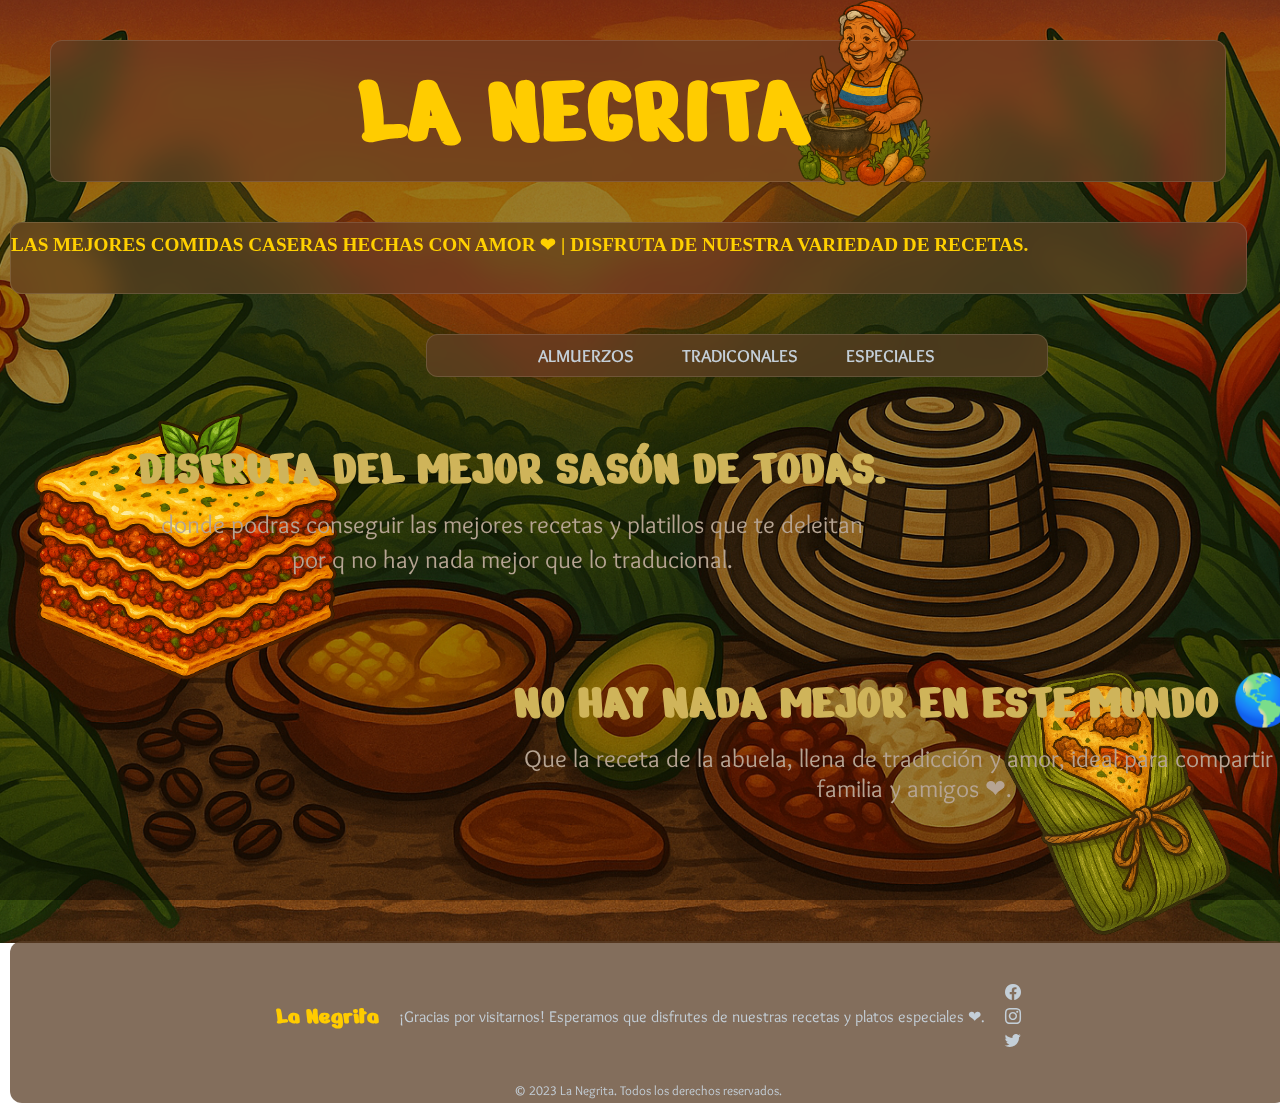
<file: src/index.html>
<!DOCTYPE html>
<html lang="es">
<head>
    <meta charset="UTF-8">
    <meta name="viewport" content="width=device-width, initial-scale=1.0">
    <title>La negrita</title>
    <!--icono-->
    <link rel="icon" href="/src/recursos/lanegri.ico" type="image/png">
    <!--estilos-->
    <link rel="stylesheet" href="css/estilol.css">
    <!--icons-->
    <link rel="stylesheet" href="https://cdn.jsdelivr.net/npm/bootstrap-icons@1.13.1/font/bootstrap-icons.min.css">
    <!--fonts-->
    <link rel="preconnect" href="https://fonts.googleapis.com">
    <link rel="preconnect" href="https://fonts.gstatic.com" crossorigin>
    <link href="https://fonts.googleapis.com/css2?family=Nerko+One&family=Overlock:ital,wght@0,400;0,700;0,900;1,400;1,700;1,900&display=swap" rel="stylesheet">
</head>
<body>
<!--ENCABEZADO-->
      <div class="encabezado">
    <div class="en-center">
       <a href="/src/index.html">
        <h1>LA NEGRITA</h1>
      </a>
    </div>
    <div class="negri-container">
      <div class="negri-wrapper">
        <img class="negri" src="/src/recursos/lanegri.png" alt="negri">
      </div>
    </div>
  </div>
        <div class="marquee-container">
          <div class="marquee">
           LAS MEJORES COMIDAS CASERAS HECHAS CON AMOR ❤ | DISFRUTA DE NUESTRA VARIEDAD DE RECETAS.
          </div>
        </div>
    </div>

<!--MENU-->
  <nav>
    <div class="navbar">
      <a href="/src/almuerzos.html">ALMUERZOS</a>
      <a href="/src/tradicionales.html">TRADICONALES</a>
      <a href="/src/especiales.html">ESPECIALES</a>
    </div>
  </nav>

<!--RELLENO-->

<img class="img-l" src="/src/recursos/lasaña.png" alt="img-l">
      <div class="inicio">
        <h1>DISFRUTA DEL MEJOR SASÓN DE TODAS.</h1>
        <P>donde podras conseguir las mejores recetas y platillos que te deleitan</P>
        <p>por q no hay nada mejor que lo traducional.</p>
      </div>

      <img class="tamal-img" src="/src/recursos/tamal.png" alt="tamal-img">
      <div class="tamal">
        <h1>NO HAY NADA MEJOR EN ESTE MUNDO 🌎.</h1>
        <p>Que la receta de la abuela, llena de tradicción y amor, ideal para compartir en familia y amigos ❤.</p>
      </div>
<!--FOOTER-->
<footer>
    <div class="footer-content">
        <h3>La Negrita</h3>
        <p>¡Gracias por visitarnos! Esperamos que disfrutes de nuestras recetas y platos especiales ❤.</p>
        <ul class="socials">
            <li><a href="#"><i class="bi bi-facebook"></i></a></li>
            <li><a href="#"><i class="bi bi-instagram"></i></a></li>
            <li><a href="#"><i class="bi bi-twitter"></i></a></li>
        </ul>
    </div>
    <div class="footer-bottom">
        <p>&copy; 2023 La Negrita. Todos los derechos reservados.</p>
    </div>
</footer>
    
</body>
</file>
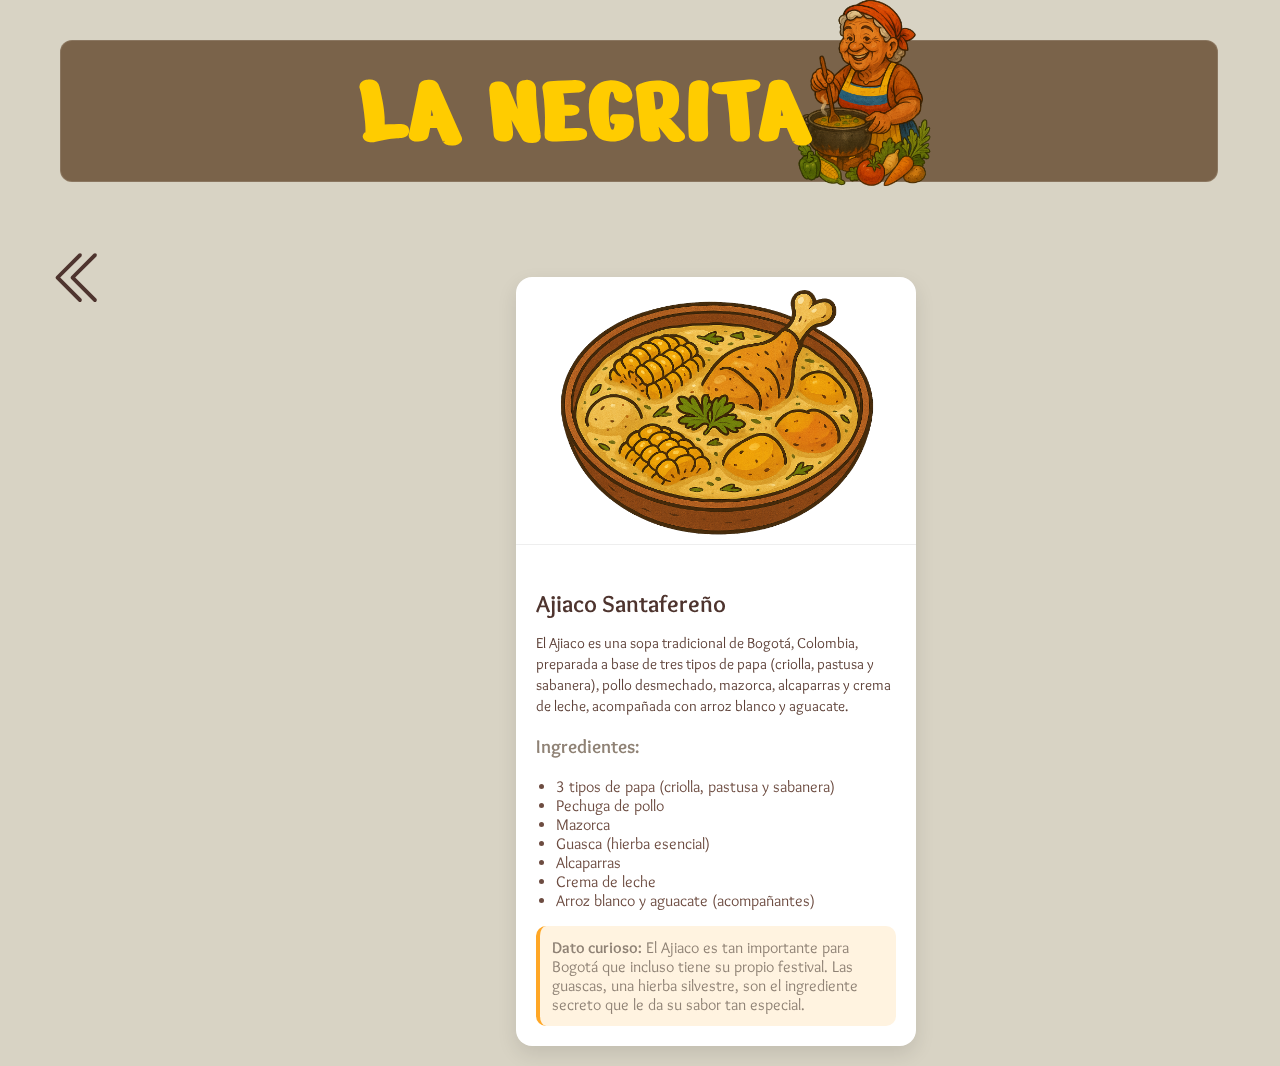
<file: src/ajiaco.html>
<!DOCTYPE html>
<html lang="es">
<head>
    <meta charset="UTF-8">
    <meta name="viewport" content="width=device-width, initial-scale=1.0">
    <title>La Negrita | Ajiaco Santafereño</title>
        <!--icono-->
    <link rel="icon" href="/src/recursos/lanegri.ico" type="image/png">
     <!--estilos-->
    <link rel="stylesheet" href="css/ajiaco.css">
    <!--icons-->
    <link rel="stylesheet" href="https://cdn.jsdelivr.net/npm/bootstrap-icons@1.13.1/font/bootstrap-icons.min.css">
    <!--fonts-->
    <link rel="preconnect" href="https://fonts.googleapis.com">
    <link rel="preconnect" href="https://fonts.gstatic.com" crossorigin>
    <link href="https://fonts.googleapis.com/css2?family=Nerko+One&family=Overlock:ital,wght@0,400;0,700;0,900;1,400;1,700;1,900&display=swap" rel="stylesheet">
</head>
<body>
    <!--ENCABEZADO-->
      <div class="encabezado">
    <div class="en-center">
       <a href="/src/tradicionales.html">
        <h1>LA NEGRITA</h1>
      </a>
    </div>
    <div class="negri-container">
      <div class="negri-wrapper">
        <img href="/src/index.html" class="negri" src="/src/recursos/lanegri.png" alt="negri">
      </div>
    </div>
  </div>

<!--DATA-->

<div class="volver">
  <a href="/src/tradicionales.html"><i class="bi bi-chevron-double-left"></i></a>
</div>

 <div class="card">
    <img src="/src/recursos/ajiaco.png" alt="Ajiaco Santafereño">
    <div class="card-content">
      <h2>Ajiaco Santafereño</h2>
      <p>El Ajiaco es una sopa tradicional de Bogotá, Colombia, preparada a base de tres tipos de papa (criolla, pastusa y sabanera), pollo desmechado, mazorca, alcaparras y crema de leche, acompañada con arroz blanco y aguacate.</p>

      <h3>Ingredientes:</h3>
      <ul>
        <li>3 tipos de papa (criolla, pastusa y sabanera)</li>
        <li>Pechuga de pollo</li>
        <li>Mazorca</li>
        <li>Guasca (hierba esencial)</li>
        <li>Alcaparras</li>
        <li>Crema de leche</li>
        <li>Arroz blanco y aguacate (acompañantes)</li>
      </ul>

      <div class="curious">
        <strong>Dato curioso:</strong>  
        El Ajiaco es tan importante para Bogotá que incluso tiene su propio festival. Las guascas, una hierba silvestre, son el ingrediente secreto que le da su sabor tan especial.
      </div>
    </div>
  </div>


</body>
</file>
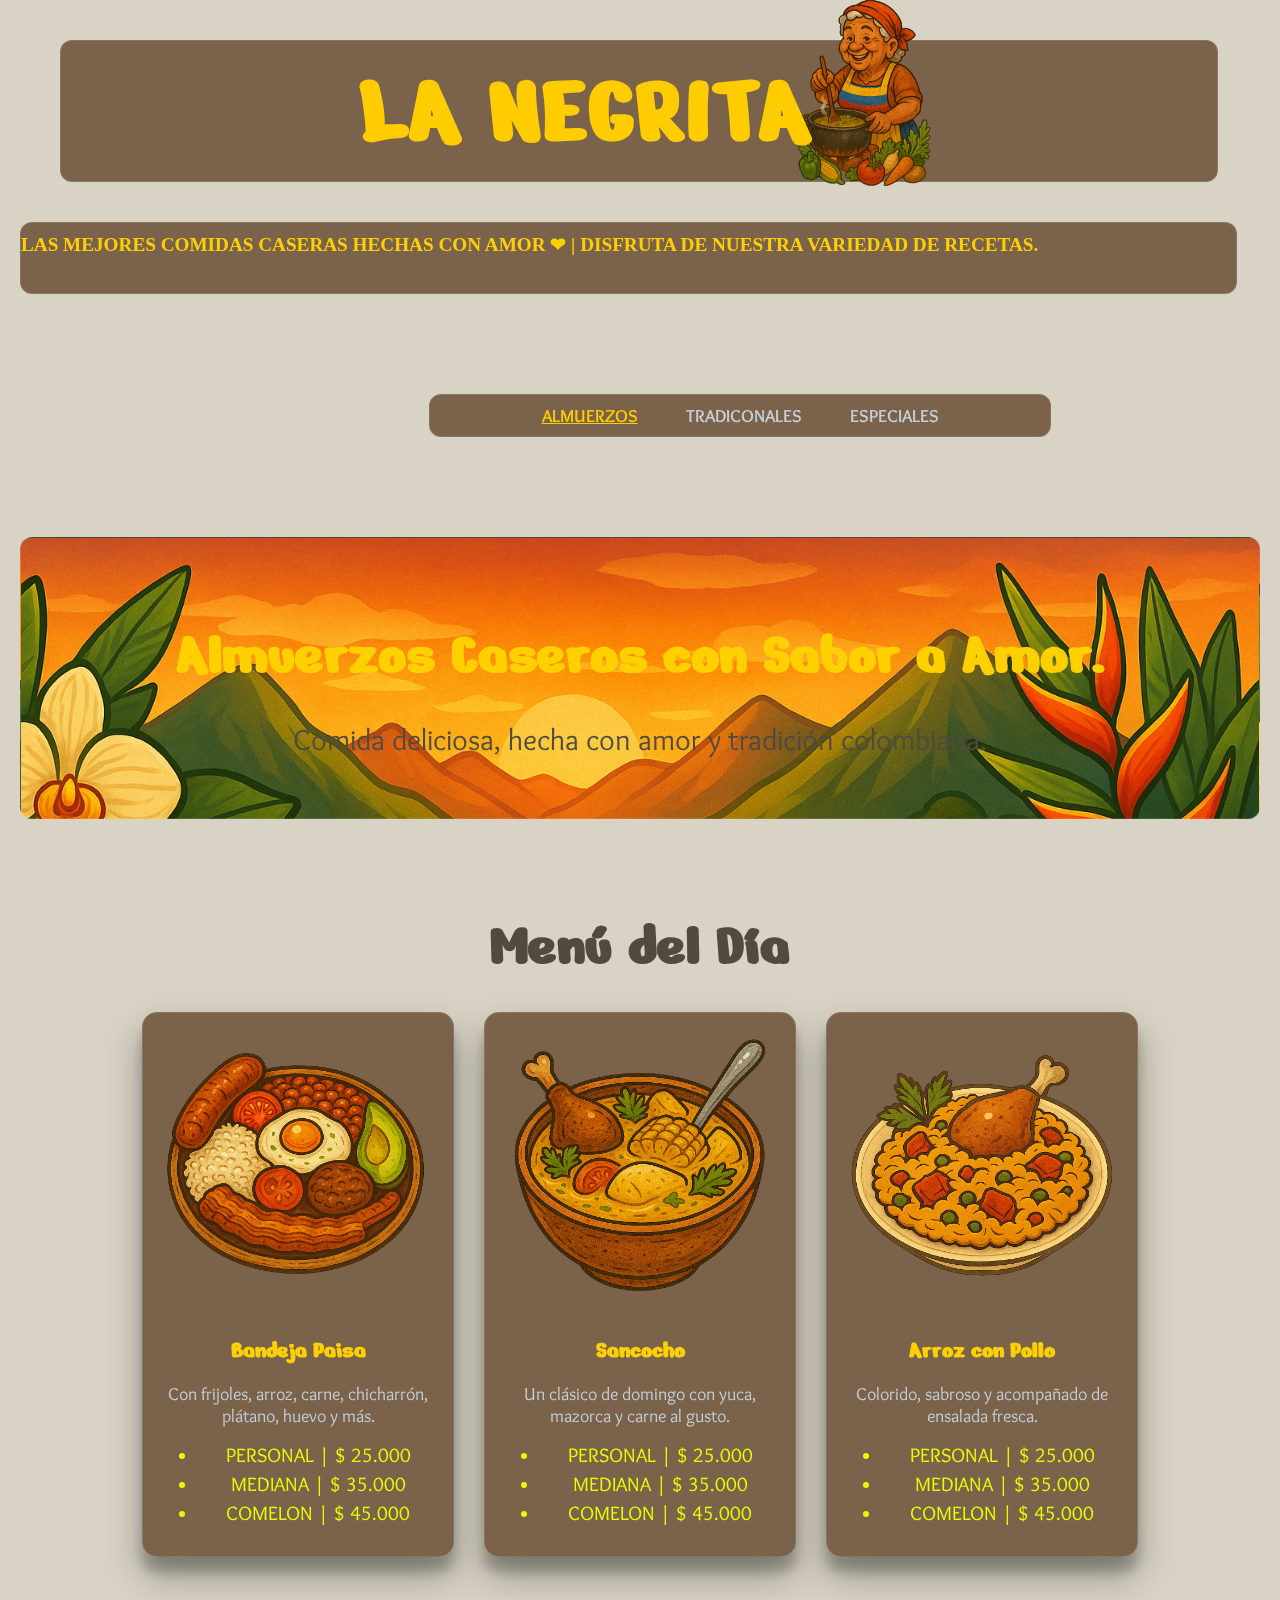
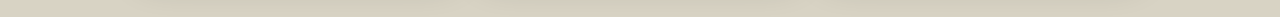
<file: src/almuerzos.html>
<!DOCTYPE html>
<html lang="es">
<head>
    <meta charset="UTF-8">
    <meta name="viewport" content="width=device-width, initial-scale=1.0">
    <title>La Negrita | Almuerzos</title>
        <!--icono-->
    <link rel="icon" href="/src/recursos/lanegri.ico" type="image/png">
     <!--estilos-->
    <link rel="stylesheet" href="css/almuerzos.css">
    <!--icons-->
    <link rel="stylesheet" href="https://cdn.jsdelivr.net/npm/bootstrap-icons@1.13.1/font/bootstrap-icons.min.css">
    <!--fonts-->
    <link rel="preconnect" href="https://fonts.googleapis.com">
    <link rel="preconnect" href="https://fonts.gstatic.com" crossorigin>
    <link href="https://fonts.googleapis.com/css2?family=Nerko+One&family=Overlock:ital,wght@0,400;0,700;0,900;1,400;1,700;1,900&display=swap" rel="stylesheet">
</head>
<body>
    <!--ENCABEZADO-->
      <div class="encabezado">
    <div class="en-center">
       <a href="/src/index.html">
        <h1>LA NEGRITA</h1>
      </a>
    </div>
    <div class="negri-container">
      <div class="negri-wrapper">
        <img href="/src/index.html" class="negri" src="/src/recursos/lanegri.png" alt="negri">
      </div>
    </div>
  </div>
        <div class="marquee-container">
          <div class="marquee">
           LAS MEJORES COMIDAS CASERAS HECHAS CON AMOR ❤ | DISFRUTA DE NUESTRA VARIEDAD DE RECETAS.
          </div>
        </div>
    </div>

<!--MENU-->
  <nav>
    <div class="navbar">
      <a href="/src/almuerzos.html" class="active">ALMUERZOS</a>
      <a href="/src/tradicionales.html">TRADICONALES</a>
      <a href="/src/especiales.html">ESPECIALES</a>
    </div>
  </nav>

   <section class="bienvenida">
    <h2>Almuerzos Caseros con Sabor a Amor.</h2>
    <p>Comida deliciosa, hecha con amor y tradición colombiana.</p>
  </section>

  <section id="menu" class="menu">
    <h2>Menú del Día</h2>
    <div class="platos">
      <div class="plato">
        <img src="/src/recursos/bandeja_paisa.png" alt="Bandeja paisa">
        <h3>Bandeja Paisa</h3>
        <p>Con frijoles, arroz, carne, chicharrón, plátano, huevo y más.</p>
        <ul>
            <li>PERSONAL | $ 25.000</li>
            <li>MEDIANA | $ 35.000</li>
            <li>COMELON | $ 45.000</li>
        </ul>
      </div>
      <div class="plato">
        <img src="/src/recursos/sancocho.png" alt="Sancocho">
        <h3>Sancocho</h3>
        <p>Un clásico de domingo con yuca, mazorca y carne al gusto.</p>
        <ul>
            <li>PERSONAL | $ 25.000</li>
            <li>MEDIANA | $ 35.000</li>
            <li>COMELON | $ 45.000</li>
        </ul>
      </div>
      <div class="plato">
        <img src="/src/recursos/arroz_con_pollo.png" alt="Arroz con Pollo">
        <h3>Arroz con Pollo</h3>
        <p>Colorido, sabroso y acompañado de ensalada fresca.</p>
        <ul>
            <li>PERSONAL | $ 25.000</li>
            <li>MEDIANA | $ 35.000</li>
            <li>COMELON | $ 45.000</li>
        </ul>
      </div>
    </div>
  </section>
</body>
</html>
</file>
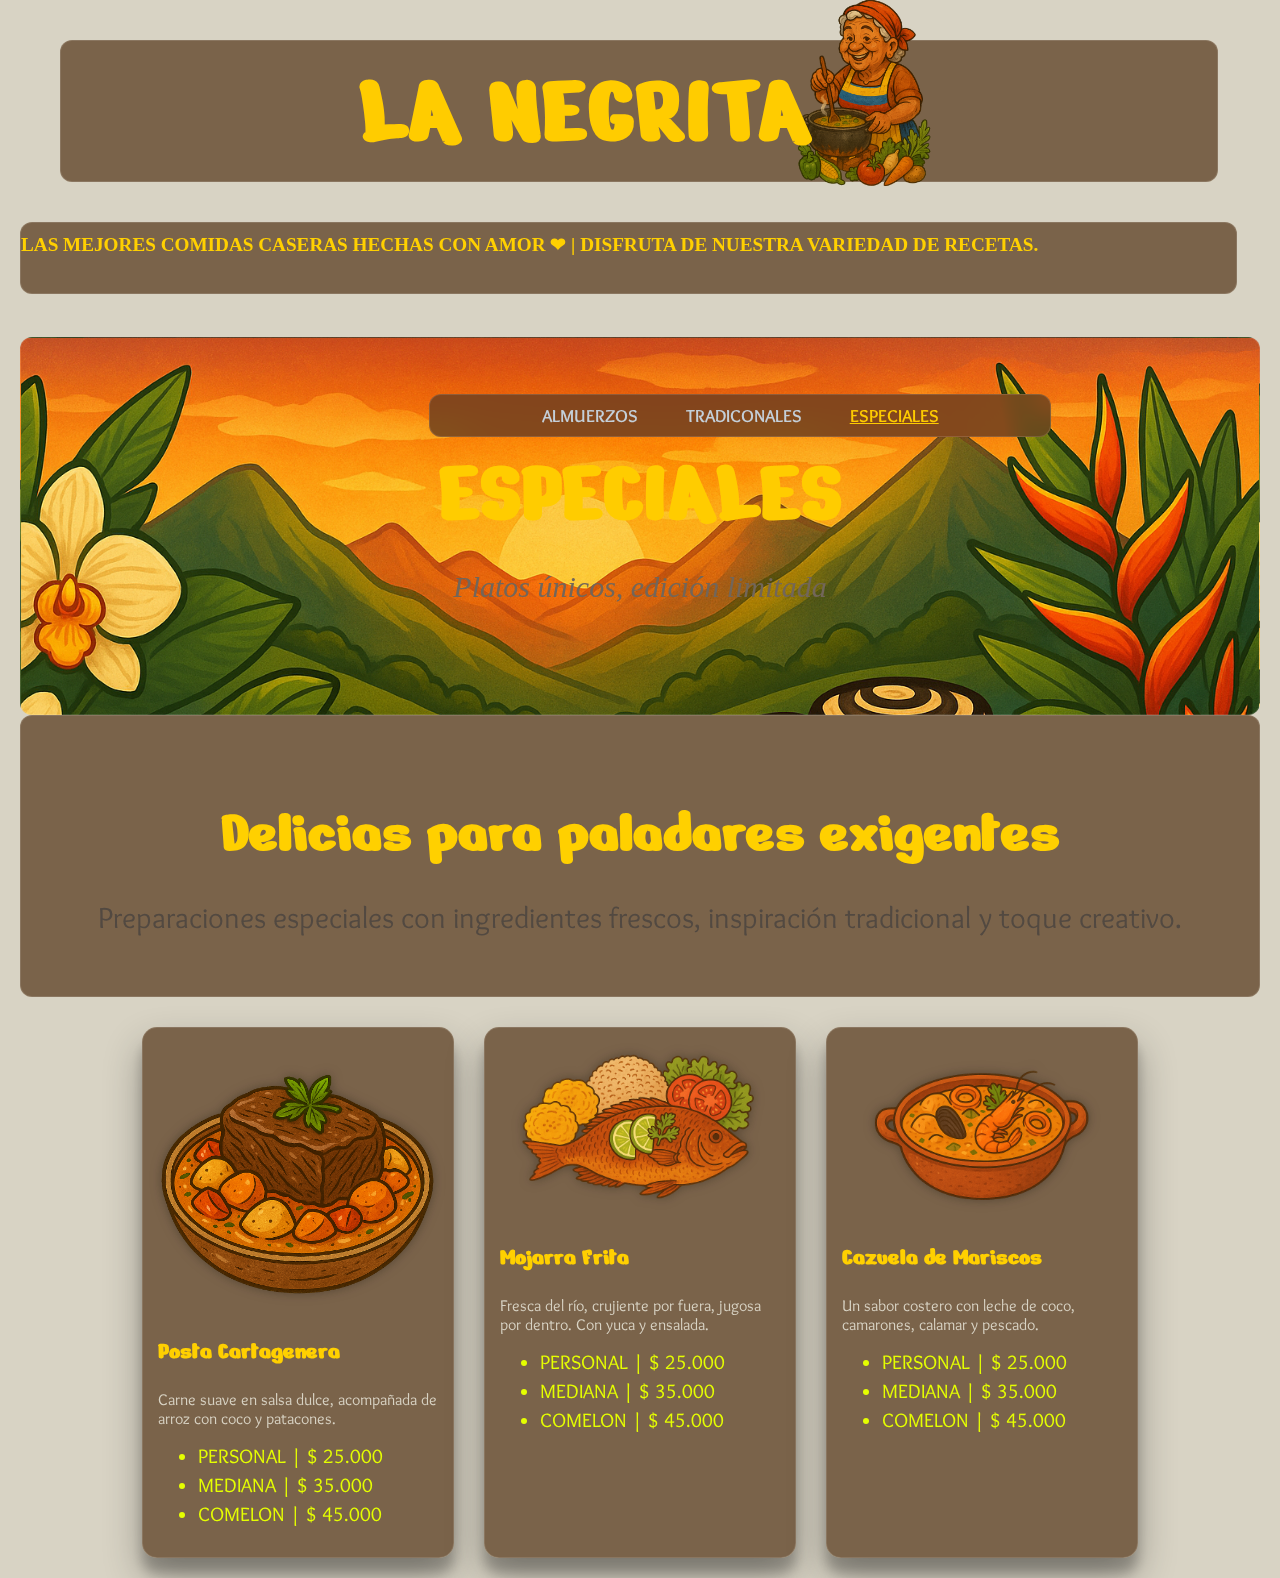
<file: src/especiales.html>
<!DOCTYPE html>
<html lang="es">
<head>
    <meta charset="UTF-8">
    <meta name="viewport" content="width=device-width, initial-scale=1.0">
    <title>La Negrita | Almuerzos</title>
        <!--icono-->
    <link rel="icon" href="/src/recursos/lanegri.ico" type="image/png">
     <!--estilos-->
    <link rel="stylesheet" href="css/especiales.css">
    <!--icons-->
    <link rel="stylesheet" href="https://cdn.jsdelivr.net/npm/bootstrap-icons@1.13.1/font/bootstrap-icons.min.css">
    <!--fonts-->
    <link rel="preconnect" href="https://fonts.googleapis.com">
    <link rel="preconnect" href="https://fonts.gstatic.com" crossorigin>
    <link href="https://fonts.googleapis.com/css2?family=Nerko+One&family=Overlock:ital,wght@0,400;0,700;0,900;1,400;1,700;1,900&display=swap" rel="stylesheet">
</head>
<body>
    <!--ENCABEZADO-->
      <div class="encabezado">
    <div class="en-center">
       <a href="/src/index.html">
        <h1>LA NEGRITA</h1>
      </a>
    </div>
    <div class="negri-container">
      <div class="negri-wrapper">
        <img href="/src/index.html" class="negri" src="/src/recursos/lanegri.png" alt="negri">
      </div>
    </div>
  </div>
        <div class="marquee-container">
          <div class="marquee">
           LAS MEJORES COMIDAS CASERAS HECHAS CON AMOR ❤ | DISFRUTA DE NUESTRA VARIEDAD DE RECETAS.
          </div>
        </div>
    </div>

<!--MENU-->
  <nav>
    <div class="navbar">
      <a href="/src/almuerzos.html" >ALMUERZOS</a>
      <a href="/src/tradicionales.html">TRADICONALES</a>
      <a href="/src/especiales.html"class="active">ESPECIALES</a>
    </div>
  </nav>

<!--ESPECIALES-->
  <header>
    <h1><a href="#">ESPECIALES</a></h1>
    <p>Platos únicos, edición limitada</p>
  </header>

  <section class="intro-especial">
    <h2>Delicias para paladares exigentes</h2>
    <p>Preparaciones especiales con ingredientes frescos, inspiración tradicional y toque creativo.</p>
  </section>

  <section class="especiales-galeria">
    <div class="especial">
      <img src="/src/recursos/posta.png" alt="Posta Cartagenera">
      <h3>Posta Cartagenera</h3>
      <p>Carne suave en salsa dulce, acompañada de arroz con coco y patacones.</p>
            <ul>
            <li>PERSONAL | $ 25.000</li>
            <li>MEDIANA | $ 35.000</li>
            <li>COMELON | $ 45.000</li>
        </ul>
    </div>

    <div class="especial">
      <img src="/src/recursos/mojarra.png" alt="Mojarra frita">
      <h3>Mojarra Frita</h3>
      <p>Fresca del río, crujiente por fuera, jugosa por dentro. Con yuca y ensalada.</p>
            <ul>
            <li>PERSONAL | $ 25.000</li>
            <li>MEDIANA | $ 35.000</li>
            <li>COMELON | $ 45.000</li>
        </ul>
    </div>

    <div class="especial">
      <img src="/src/recursos/casuela.png" alt="Cazuela de mariscos">
      <h3>Cazuela de Mariscos</h3>
      <p>Un sabor costero con leche de coco, camarones, calamar y pescado.</p>
            <ul>
            <li>PERSONAL | $ 25.000</li>
            <li>MEDIANA | $ 35.000</li>
            <li>COMELON | $ 45.000</li>
        </ul>
    </div>
  </section>


</body>
</file>
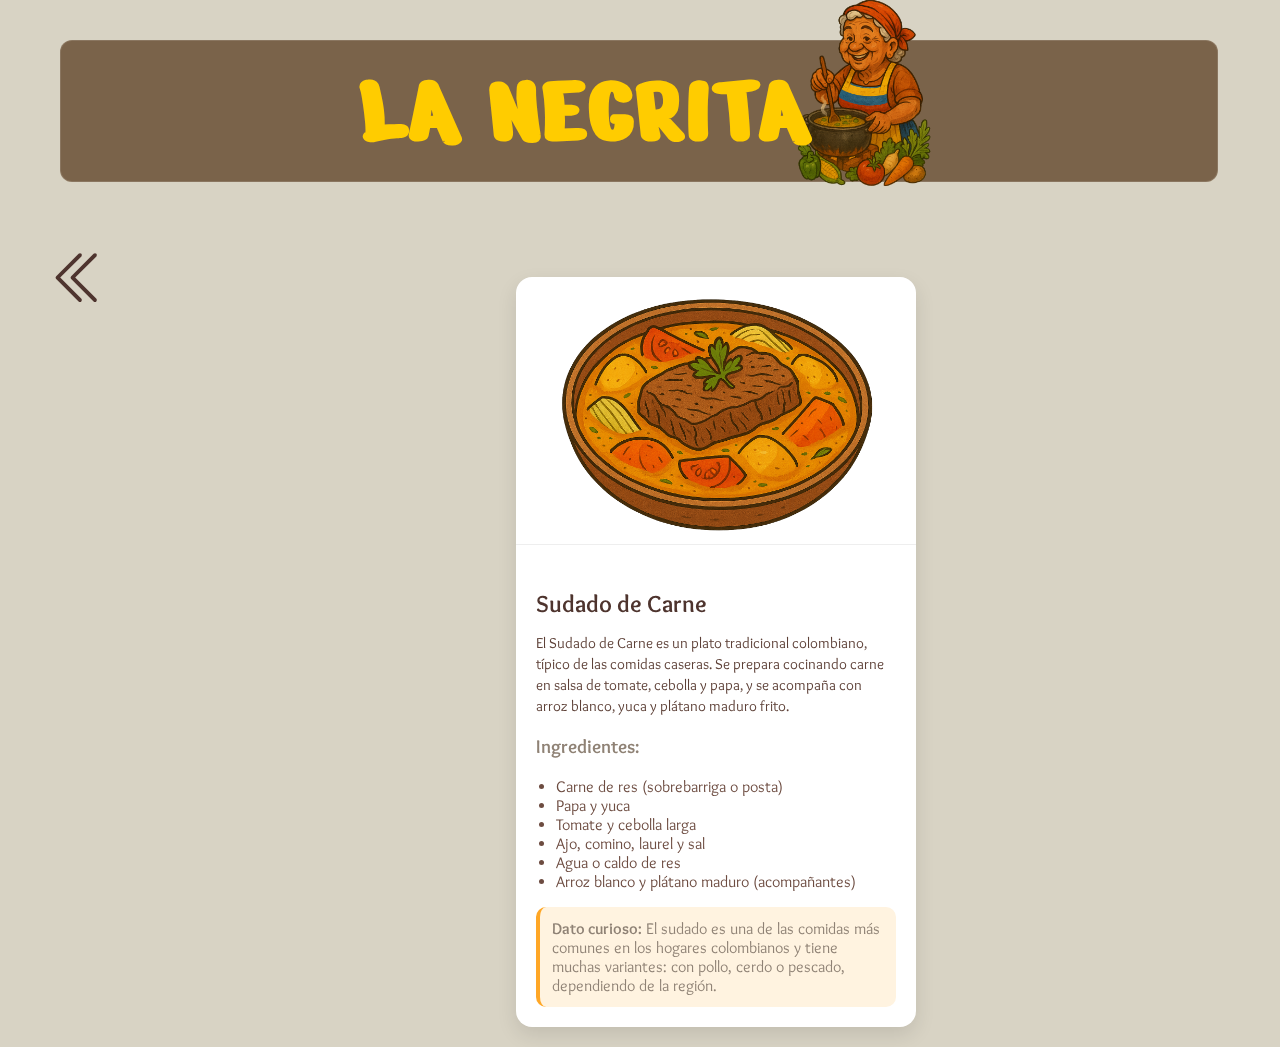
<file: src/sudado.html>
<!DOCTYPE html>
<html lang="es">
<head>
    <meta charset="UTF-8">
    <meta name="viewport" content="width=device-width, initial-scale=1.0">
    <title>La Negrita | Ajiaco Santafereño</title>
        <!--icono-->
    <link rel="icon" href="/src/recursos/lanegri.ico" type="image/png">
     <!--estilos-->
    <link rel="stylesheet" href="css/sudado.css">
    <!--icons-->
    <link rel="stylesheet" href="https://cdn.jsdelivr.net/npm/bootstrap-icons@1.13.1/font/bootstrap-icons.min.css">
    <!--fonts-->
    <link rel="preconnect" href="https://fonts.googleapis.com">
    <link rel="preconnect" href="https://fonts.gstatic.com" crossorigin>
    <link href="https://fonts.googleapis.com/css2?family=Nerko+One&family=Overlock:ital,wght@0,400;0,700;0,900;1,400;1,700;1,900&display=swap" rel="stylesheet">
</head>
<body>
    <!--ENCABEZADO-->
      <div class="encabezado">
    <div class="en-center">
       <a href="/src/tradicionales.html">
        <h1>LA NEGRITA</h1>
      </a>
    </div>
    <div class="negri-container">
      <div class="negri-wrapper">
        <img href="/src/index.html" class="negri" src="/src/recursos/lanegri.png" alt="negri">
      </div>
    </div>
  </div>

<!--DATA-->

<div class="volver">
  <a href="/src/tradicionales.html"><i class="bi bi-chevron-double-left"></i></a>
</div>

 <div class="card">
    <img src="/src/recursos/sudado.png" alt="Sudado de Carne Colombiano">
    <div class="card-content">
      <h2>Sudado de Carne</h2>
      <p>El Sudado de Carne es un plato tradicional colombiano, típico de las comidas caseras. Se prepara cocinando carne en salsa de tomate, cebolla y papa, y se acompaña con arroz blanco, yuca y plátano maduro frito.</p>

      <h3>Ingredientes:</h3>
      <ul>
        <li>Carne de res (sobrebarriga o posta)</li>
        <li>Papa y yuca</li>
        <li>Tomate y cebolla larga</li>
        <li>Ajo, comino, laurel y sal</li>
        <li>Agua o caldo de res</li>
        <li>Arroz blanco y plátano maduro (acompañantes)</li>
      </ul>

      <div class="curious">
        <strong>Dato curioso:</strong>  
        El sudado es una de las comidas más comunes en los hogares colombianos y tiene muchas variantes: con pollo, cerdo o pescado, dependiendo de la región.
      </div>
    </div>
  </div>

</body>
</file>
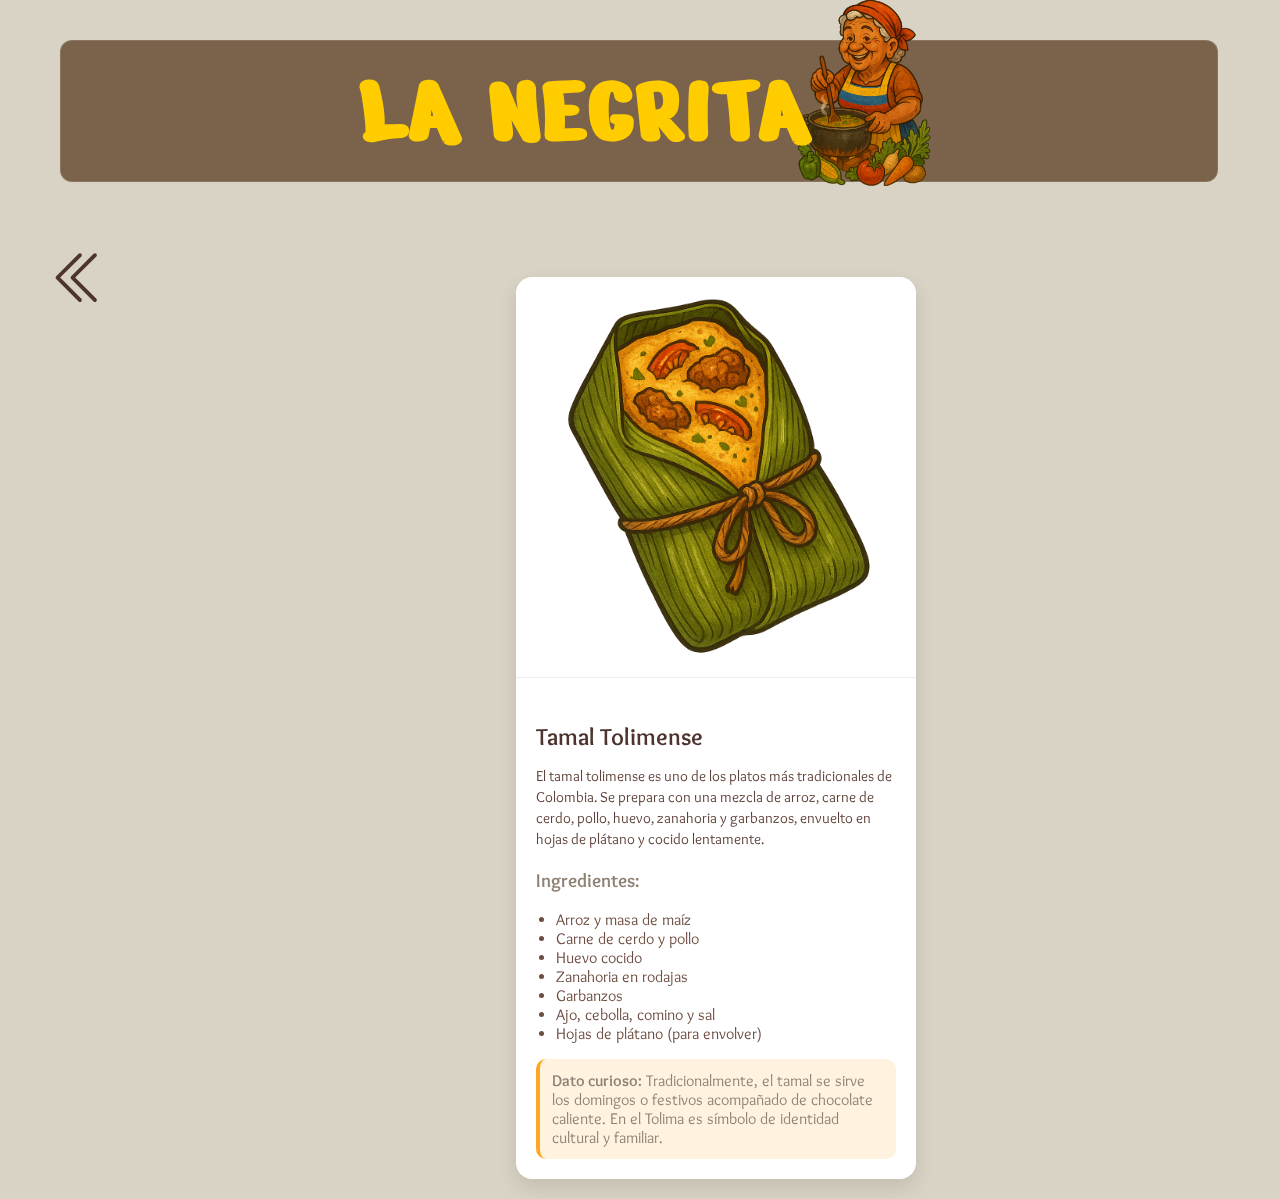
<file: src/tamal.html>
<!DOCTYPE html>
<html lang="es">
<head>
    <meta charset="UTF-8">
    <meta name="viewport" content="width=device-width, initial-scale=1.0">
    <title>La Negrita | Ajiaco Santafereño</title>
        <!--icono-->
    <link rel="icon" href="/src/recursos/lanegri.ico" type="image/png">
     <!--estilos-->
    <link rel="stylesheet" href="css/tamal.css">
    <!--icons-->
    <link rel="stylesheet" href="https://cdn.jsdelivr.net/npm/bootstrap-icons@1.13.1/font/bootstrap-icons.min.css">
    <!--fonts-->
    <link rel="preconnect" href="https://fonts.googleapis.com">
    <link rel="preconnect" href="https://fonts.gstatic.com" crossorigin>
    <link href="https://fonts.googleapis.com/css2?family=Nerko+One&family=Overlock:ital,wght@0,400;0,700;0,900;1,400;1,700;1,900&display=swap" rel="stylesheet">
</head>
<body>
    <!--ENCABEZADO-->
      <div class="encabezado">
    <div class="en-center">
       <a href="/src/tradicionales.html">
        <h1>LA NEGRITA</h1>
      </a>
    </div>
    <div class="negri-container">
      <div class="negri-wrapper">
        <img href="/src/index.html" class="negri" src="/src/recursos/lanegri.png" alt="negri">
      </div>
    </div>
  </div>

  <!--DATA-->

<div class="volver">
  <a href="/src/tradicionales.html"><i class="bi bi-chevron-double-left"></i></a>
</div>

   <div class="card">
    <img src="/src/recursos/tamal.png" alt="Tamal Colombiano">
    <div class="card-content">
      <h2>Tamal Tolimense</h2>
      <p>El tamal tolimense es uno de los platos más tradicionales de Colombia. Se prepara con una mezcla de arroz, carne de cerdo, pollo, huevo, zanahoria y garbanzos, envuelto en hojas de plátano y cocido lentamente.</p>

      <h3>Ingredientes:</h3>
      <ul>
        <li>Arroz y masa de maíz</li>
        <li>Carne de cerdo y pollo</li>
        <li>Huevo cocido</li>
        <li>Zanahoria en rodajas</li>
        <li>Garbanzos</li>
        <li>Ajo, cebolla, comino y sal</li>
        <li>Hojas de plátano (para envolver)</li>
      </ul>

      <div class="curious">
        <strong>Dato curioso:</strong>  
        Tradicionalmente, el tamal se sirve los domingos o festivos acompañado de chocolate caliente. En el Tolima es símbolo de identidad cultural y familiar.
      </div>
    </div>
  </div>

</body>
</file>
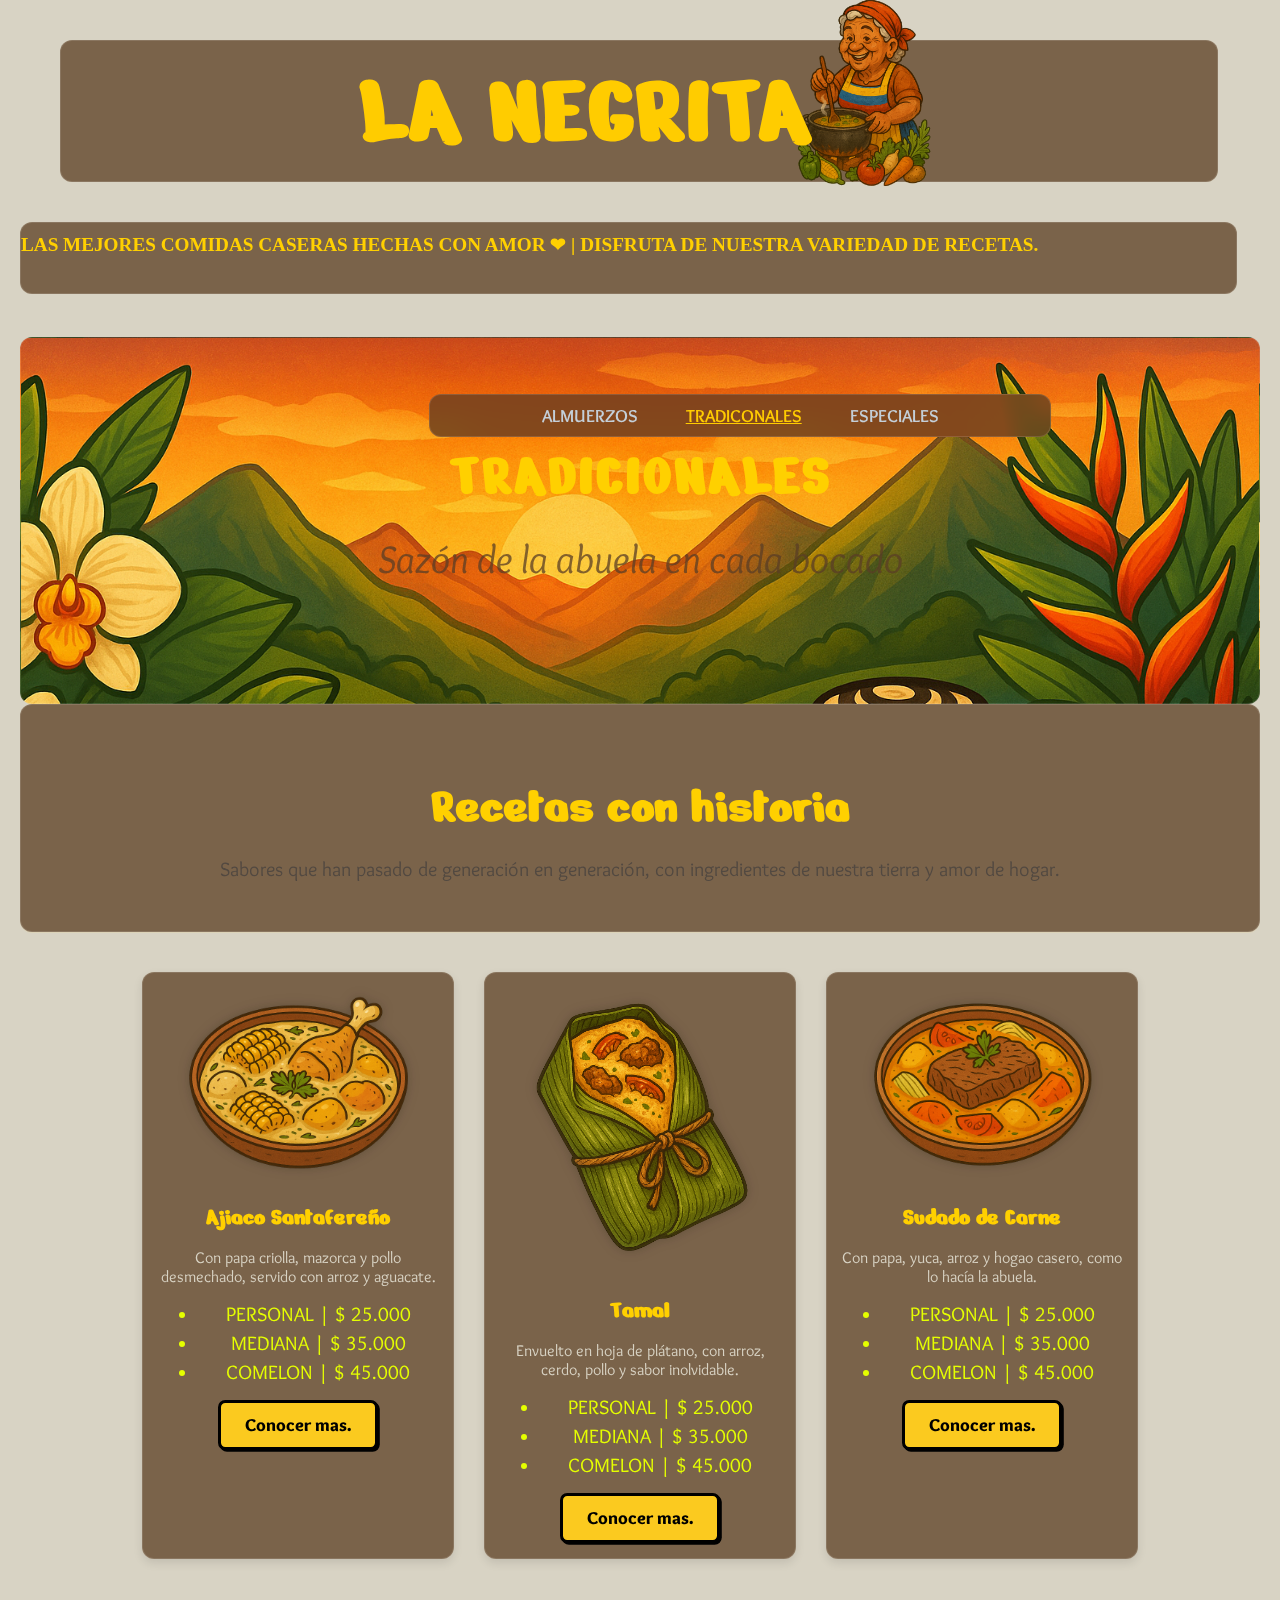
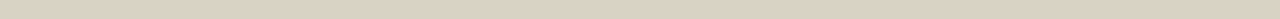
<file: src/tradicionales.html>
<!DOCTYPE html>
<html lang="es">
<head>
    <meta charset="UTF-8">
    <meta name="viewport" content="width=device-width, initial-scale=1.0">
    <title>La Negrita | Almuerzos</title>
        <!--icono-->
    <link rel="icon" href="/src/recursos/lanegri.ico" type="image/png">
     <!--estilos-->
    <link rel="stylesheet" href="css/tradicionales.css">
    <!--icons-->
    <link rel="stylesheet" href="https://cdn.jsdelivr.net/npm/bootstrap-icons@1.13.1/font/bootstrap-icons.min.css">
    <!--fonts-->
    <link rel="preconnect" href="https://fonts.googleapis.com">
    <link rel="preconnect" href="https://fonts.gstatic.com" crossorigin>
    <link href="https://fonts.googleapis.com/css2?family=Nerko+One&family=Overlock:ital,wght@0,400;0,700;0,900;1,400;1,700;1,900&display=swap" rel="stylesheet">
</head>
<body>
    <!--ENCABEZADO-->
      <div class="encabezado">
    <div class="en-center">
       <a href="/src/index.html">
        <h1>LA NEGRITA</h1>
      </a>
    </div>
    <div class="negri-container">
      <div class="negri-wrapper">
        <img href="/src/index.html" class="negri" src="/src/recursos/lanegri.png" alt="negri">
      </div>
    </div>
  </div>
        <div class="marquee-container">
          <div class="marquee">
           LAS MEJORES COMIDAS CASERAS HECHAS CON AMOR ❤ | DISFRUTA DE NUESTRA VARIEDAD DE RECETAS.
          </div>
        </div>
    </div>

<!--MENU-->
  <nav>
    <div class="navbar">
      <a href="/src/almuerzos.html" >ALMUERZOS</a>
      <a href="/src/tradicionales.html"class="active">TRADICONALES</a>
      <a href="/src/especiales.html">ESPECIALES</a>
    </div>
  </nav>

<!--TRADICIONALES-->

  <header>
    <h1><a href="#">TRADICIONALES</a></h1>
    <p>Sazón de la abuela en cada bocado</p>
  </header>

 <section class="intro">
    <h2>Recetas con historia</h2>
    <p>Sabores que han pasado de generación en generación, con ingredientes de nuestra tierra y amor de hogar.</p>
  </section>

  <section class="galeria">
    <div class="plato">
      <img src="/src/recursos/ajiaco.png" alt="Ajiaco">
      <h3>Ajiaco Santafereño</h3>
      <p>Con papa criolla, mazorca y pollo desmechado, servido con arroz y aguacate.</p>
      <ul>
            <li>PERSONAL | $ 25.000</li>
            <li>MEDIANA | $ 35.000</li>
            <li>COMELON | $ 45.000</li>
        </ul>
        <button><a href="/src/ajiaco.html">Conocer mas.</a></button>
    </div>

    <div class="plato">
      <img src="/src/recursos/tamal.png" alt="Tamal">
      <h3>Tamal</h3>
      <p>Envuelto en hoja de plátano, con arroz, cerdo, pollo y sabor inolvidable.</p>
      <ul>
            <li>PERSONAL | $ 25.000</li>
            <li>MEDIANA | $ 35.000</li>
            <li>COMELON | $ 45.000</li>
        </ul>
        <button><a href="/src/tamal.html">Conocer mas.</a></button>

    </div>

    <div class="plato">
      <img src="/src/recursos/sudado.png" alt="Sudado de carne">
      <h3>Sudado de Carne</h3>
      <p>Con papa, yuca, arroz y hogao casero, como lo hacía la abuela.</p>
      <ul>
            <li>PERSONAL | $ 25.000</li>
            <li>MEDIANA | $ 35.000</li>
            <li>COMELON | $ 45.000</li>
        </ul>
        <button><a href="/src/sudado.html">Conocer mas.</a></button>
    </div>
  </section>


</body>
</file>
<file: src/css/estilol.css>
body {
    position: relative;
    background-image: url('/src/recursos/fnd.png');
    background-repeat: no-repeat;
    background-position: center;
    background-size: cover;
    font-family: 'Overlock', sans-serif;
    color: rgb(143, 130, 117);
    margin: 0;
    padding: 10px;
    padding-top: 0px;
}

body::before {
    content: "";
    position: fixed;
    top: 0;
    left: 0;
    width: 100%;
    height: 100%;
    background: rgba(0, 0, 0, 0.4); /* oscurece el fondo (ajusta el 0.4 a tu gusto) */
    z-index: -2; /* para que no tape el contenido */
}


.encabezado {
      -webkit-backdrop-filter: blur(16px) saturate(180%);
    backdrop-filter: blur(16px) saturate(180%);
    background-color: rgba(89, 62, 37, 0.75);
    border-radius: 12px;
    border: 1px solid rgba(255, 255, 255, 0.125);
    display: flex;
      align-items: center;
      justify-content: space-between;
      padding: 20px 20px;
      border-radius: 12px;
      margin: 40px;
      height: 100px;
      width: 90%;
      overflow: visible;
    z-index: 2;
    }

    .en-center {
      display: flex;
      justify-content: center;
      flex: 1;
      gap: 40px;
    }

    .en-center a {
        text-decoration: none;
    }

    .en-center h1 {
        color: #ffcc00;
      font-family: 'Nerko One', sans-serif;
      font-size: 100px;
      width: 800px;
      height: 100px;
      left: 50%;
      transform: translateX(15%);
      display: flex;
      align-items: center;
      cursor: pointer;
      z-index: 3;
    }

    .negri-container { 
      position: absolute;
      top: -55px;
      left: 60%;
      width: 220px; /* MÁS ANCHO para el texto */
      text-align: center;
      z-index: -2;
    }

    .negri-wrapper {
      position: relative;
      width: 140px;
      height: 140px;
      margin: 0 auto;
      overflow: visible;
    }
    .negri-wrapper:hover {
        transform: translateY(-40%);
      transform: scale(1.05);
      transition: transform 0.3s ease;
    }

    .negri {
      width: 100%;
      height: auto;
      cursor: pointer;
      border-radius: 10px;
    }
    
.marquee-container {
    width: 98%;
    height: 14%;
    overflow: hidden;
    -webkit-backdrop-filter: blur(16px) saturate(180%);
    backdrop-filter: blur(16px) saturate(180%);
    background-color: rgba(89, 62, 37, 0.75);
    border-radius: 12px;
    border: 1px solid rgba(255, 255, 255, 0.125);
    border-radius: 12px;
    padding: 10px 0;
    top: 20%;
    height: 50px;
    z-index: 2;
    }

    .marquee {
      font-family: 'Coiny', cursive;
      display: inline-block;
      font-weight: bold;
      white-space: nowrap;
      animation: scroll-left 20s linear infinite;
      font-size: 1.2rem;
      color: #ffd000;
    }

    @keyframes scroll-left {
      0% {
        transform: translateX(100%);
      }
      100% {
        transform: translateX(-100%);
      }
    }

   nav {
    width: 600px;
    position: relative;
    top: 40px;
    left: 33%;
    padding: 10px;
    -webkit-backdrop-filter: blur(16px) saturate(180%);
    backdrop-filter: blur(16px) saturate(180%);
    background-color: rgba(89, 62, 37, 0.75);
    border-radius: 12px;
    border: 1px solid rgba(255, 255, 255, 0.125);
    z-index: 2;
    }

    .navbar {
        display: flex;
      justify-content: center;
      gap: 3rem;
    }

    .navbar a {
        font-weight: bold;
       color: rgb(196, 207, 216);
      text-decoration: none;
      font-size: 1.1rem;
      transition: color 0.3s;
    }

    .navbar a:hover {
      color: #ffcc00;
    }


.img-l{
    position: absolute;
    top: 38%;
    left: 10px;
    width: 350px;
    height: auto;
    cursor: pointer;
    transition: transform 0.3s ease;
}

.img-l:hover {
    transform: scale(1.05);
      filter: drop-shadow(0 0 12px rgba(255, 217, 0, 0.986));
  transition: 0.3s ease;
}

.inicio {
    position: absolute;
    top: 50%;
    left: 40%;
    transform: translate(-50%, -50%);
    text-align: center;
    color: rgb(143, 130, 117);
}

.inicio h1 {
  font-family: 'Nerko One', sans-serif;
    font-size: 50px;
    margin-bottom: 10px;
    color: #cfb45a;
}

.inicio p {
    font-size: 25px;
    margin: 5px 0;
    color: rgb(182, 164, 147);
}

.tamal-img {
    position: absolute;
    bottom: -10px;
    right: 15px;
    width: 300px;
    height: auto;
    cursor: pointer;  
    transition: transform 0.3s ease;
}

.tamal-img:hover {
    transform: scale(1.05);
  filter: drop-shadow(0 0 12px rgb(18, 73, 1));
  transition: 0.3s ease;
}

.tamal {
  position: relative;
  top: 300px;
  left: 40%;
  width: 800px;
  height: 400px;
}

.tamal h1{
    font-family: 'Nerko One', sans-serif;
    font-size: 50px;
    margin-bottom: 10px;
    left: 60%;
    color: #cfb45a;
}

.tamal p {
    text-align: center;
  font-size: 25px;
    margin: 5px 0;
    color: rgb(182, 164, 147);
}

footer {
    position: relative;
    bottom: 15px;
    width: 98%;
    height: 120px;
    top: 170px;
    background-color: rgba(89, 62, 37, 0.75);
    color: rgb(143, 130, 117);
    text-align: center;
    padding: 20px;
    font-size: 1rem;
    border-radius: 12px;
    border: 1px solid rgba(255, 255, 255, 0);
    z-index: 2;
}

.footer-content {
    display: flex;
    justify-content: center;
    align-items: center;
    gap: 20px;
}

.footer-content h3 {
    font-family: 'Nerko One', sans-serif;
    color: #ffcc00;
    font-size: 1.5rem;
}

.footer-content p {
    font-size: 1rem;
    color: rgb(196, 207, 216);
}

.footer-content ul {
    list-style: none;
    padding: 0;
}

.footer-content ul li {
    margin: 5px 0;
    color: rgb(196, 207, 216);
}
.footer-content ul li a {
    color: rgb(196, 207, 216);
    text-decoration: none;
}
.footer-content ul li a:hover {
    color: #ffcc00;
}

.footer-bottom {
    margin-top: 5px;
    font-size: 0.8rem;
    color: rgb(196, 207, 216);
}
</file>
<file: src/css/ajiaco.css>
body{
    background-color: rgb(216, 211, 196);
    font-family: 'Overlock', sans-serif;
    color: rgb(143, 130, 117);
    margin: 0;
    padding: 20px;
    padding-top: 0px;
}

.encabezado {
      -webkit-backdrop-filter: blur(16px) saturate(180%);
    backdrop-filter: blur(16px) saturate(180%);
    background-color: rgba(89, 62, 37, 0.75);
    border-radius: 12px;
    border: 1px solid rgba(255, 255, 255, 0.125);
    display: flex;
      align-items: center;
      justify-content: space-between;
      padding: 20px 20px;
      border-radius: 12px;
      margin: 40px;
      height: 100px;
      width: 90%;
      overflow: visible;
    z-index: 2;
    }

    .en-center {
      display: flex;
      justify-content: center;
      flex: 1;
      gap: 40px;
    }

     .en-center a {
        text-decoration: none;
    }

    .en-center h1 {
        color: #ffcc00;
      font-family: 'Nerko One', sans-serif;
      font-size: 100px;
      width: 800px;
      height: 100px;
      left: 50%;
      transform: translateX(15%);
      display: flex;
      align-items: center;
      cursor: pointer;
      z-index: 3;
    }

    .negri-container { 
      position: absolute;
      top: -55px;
      left: 60%;
      width: 220px; /* MÁS ANCHO para el texto */
      text-align: center;
      z-index: -2;
    }

    .negri-wrapper {
      position: relative;
      width: 140px;
      height: 140px;
      margin: 0 auto;
      overflow: visible;
    }
    .negri-wrapper:hover {
        transform: translateY(-40%);
      transform: scale(1.05);
      transition: transform 0.3s ease;
    }

    .negri {
      width: 100%;
      height: auto;
      cursor: pointer;
      border-radius: 10px;
    }

.volver {
    position: relative;
    top: 20px;
    left: 20px;
    padding-bottom: 5px;
    height: 50px;
    width: 80px;
}

.volver a {
    text-decoration: none;
    color: #4e342e;
    font-size: 60px;
    display: flex;
    align-items: center;
    justify-content: center;
    transition: 0.3s; 
}


.volver a:hover {
    color: #ffcc00;
    border-radius: 25px;
    background-color: #6d4c41;
}

.card {
    position: relative;
    left: 40%;
      background: #fff;
      max-width: 400px;
      border-radius: 16px;
      box-shadow: 0 8px 20px rgba(0,0,0,0.1);
      overflow: hidden;
      transition: transform 0.3s;
    }

    .card:hover {
      transform: scale(1.03);
    }

    .card img {
      width: 100%;
      height: auto;
      border-bottom: 1px solid #eee;
    }

    .card-content {
      padding: 20px;
    }

    .card-content h2 {
      color: #4e342e;
      margin-bottom: 10px;
    }

    .card-content p {
      color: #5d4037;
      margin-bottom: 15px;
      font-size: 15px;
      line-height: 1.4;
    }

    .card-content ul {
      padding-left: 20px;
      color: #6d4c41;
    }

    .curious {
      background-color: #fff3e0;
      padding: 12px;
      border-radius: 10px;
      margin-top: 15px;
      border-left: 4px solid #ffa726;
    }
</file>
<file: src/css/almuerzos.css>
body{
    background-color: rgb(216, 211, 196);
    font-family: 'Overlock', sans-serif;
    color: rgb(143, 130, 117);
    margin: 0;
    padding: 20px;
    padding-top: 0px;
}

.encabezado {
      -webkit-backdrop-filter: blur(16px) saturate(180%);
    backdrop-filter: blur(16px) saturate(180%);
    background-color: rgba(89, 62, 37, 0.75);
    border-radius: 12px;
    border: 1px solid rgba(255, 255, 255, 0.125);
    display: flex;
      align-items: center;
      justify-content: space-between;
      padding: 20px 20px;
      border-radius: 12px;
      margin: 40px;
      height: 100px;
      width: 90%;
      overflow: visible;
    z-index: 2;
    }

    .en-center {
      display: flex;
      justify-content: center;
      flex: 1;
      gap: 40px;
    }

     .en-center a {
        text-decoration: none;
    }

    .en-center h1 {
        color: #ffcc00;
      font-family: 'Nerko One', sans-serif;
      font-size: 100px;
      width: 800px;
      height: 100px;
      left: 50%;
      transform: translateX(15%);
      display: flex;
      align-items: center;
      cursor: pointer;
      z-index: 3;
    }

    .negri-container { 
      position: absolute;
      top: -55px;
      left: 60%;
      width: 220px; /* MÁS ANCHO para el texto */
      text-align: center;
      z-index: -2;
    }

    .negri-wrapper {
      position: relative;
      width: 140px;
      height: 140px;
      margin: 0 auto;
      overflow: visible;
    }
    .negri-wrapper:hover {
        transform: translateY(-40%);
      transform: scale(1.05);
      transition: transform 0.3s ease;
    }

    .negri {
      width: 100%;
      height: auto;
      cursor: pointer;
      border-radius: 10px;
    }
    
.marquee-container {
    width: 98%;
    height: 20%;
    overflow: hidden;
    -webkit-backdrop-filter: blur(16px) saturate(180%);
    backdrop-filter: blur(16px) saturate(180%);
    background-color: rgba(89, 62, 37, 0.75);
    border-radius: 12px;
    border: 1px solid rgba(255, 255, 255, 0.125);
    border-radius: 12px;
    padding: 10px 0;
    top: 22%;
    height: 50px;
    z-index: 2;
    }

    .marquee {
      font-family: 'Coiny', cursive;
      display: inline-block;
      font-weight: bold;
      white-space: nowrap;
      animation: scroll-left 20s linear infinite;
      font-size: 1.2rem;
      color: #ffd000;
    }

    @keyframes scroll-left {
      0% {
        transform: translateX(100%);
      }
      100% {
        transform: translateX(-100%);
      }
    }

   nav {
    width: 600px;
    position: relative;
    top: 100px;
    left: 33%;
    padding: 10px;
    -webkit-backdrop-filter: blur(16px) saturate(180%);
    backdrop-filter: blur(16px) saturate(180%);
    background-color: rgba(89, 62, 37, 0.75);
    border-radius: 12px;
    border: 1px solid rgba(255, 255, 255, 0.125);
    }

    .navbar {
        display: flex;
      justify-content: center;
      gap: 3rem;
    }

    .navbar a {
        font-weight: bold;
       color: rgb(196, 207, 216);
      text-decoration: none;
      font-size: 1.1rem;
      transition: color 0.3s;
    }

    .navbar a:hover {
      color: #ffcc00;
    }

    .navbar a.active {
      color: #ffcc00;
      text-decoration: underline;
    }

.bienvenida {
  text-align: center;
  margin-top: 200px;
  padding: 30px;
  text-align: center;
  background-image: url('/src/recursos/fnd.png'); /* opcional fondo con textura */
  background-size: cover;
  background-color: #1a1a1a;
  color: #ffffff;
  border-radius: 12px;
  border: 1px solid rgba(255, 255, 255, 0.125);;
}
.bienvenida h2 {
  font-family: 'Nerko One', sans-serif;
  font-size: 60px;
  color: #ffd000;
  margin-bottom: 20px;
}
.bienvenida p {
  font-size: 30px;
  color: rgb(82, 73, 65);
}

.menu {
  padding: 40px 20px;
  text-align: center;
}

.menu h2 {
  font-family: 'Nerko One', sans-serif;
  font-size: 60px;
  color: rgb(82, 73, 65);
  margin-bottom: 20px;
}

.platos {
  display: flex;
  flex-wrap: wrap;
  justify-content: center;
  gap: 30px;
  margin-top: 30px;
}

.plato {
      -webkit-backdrop-filter: blur(16px) saturate(180%);
    backdrop-filter: blur(16px) saturate(180%);
    background-color: rgba(89, 62, 37, 0.75);
    border-radius: 12px;
    border: 1px solid rgba(255, 255, 255, 0.125);
  border-radius: 15px;
  padding: 15px;
  width: 280px;
box-shadow: rgba(0, 0, 0, 0.3) 0px 19px 38px, rgba(0, 0, 0, 0.22) 0px 15px 12px;
    transition: transform 0.3s ease;
    cursor: pointer;
}

.plato:hover {
    transform: scale(1.05);
}

.plato img {
  width: 100%;
  border-radius: 10px;
}

.plato h3 {
  font-family: 'Nerko One', sans-serif;
  font-size: 24px;
  color: #ffd000;
  margin-bottom: 10px;
}

.plato p {
  font-size: 18px;
  color: rgb(196, 207, 216);
  margin-bottom: 10px;
}

.plato ul li {
    font-size: 20px;
    color: rgb(229, 255, 0);
    margin: 5px 0;
}
</file>
<file: src/css/especiales.css>
body{
    background-color: rgb(216, 211, 196);
    font-family: 'Overlock', sans-serif;
    color: rgb(143, 130, 117);
    margin: 0;
    padding: 20px;
    padding-top: 0px;
}

.encabezado {
      -webkit-backdrop-filter: blur(16px) saturate(180%);
    backdrop-filter: blur(16px) saturate(180%);
    background-color: rgba(89, 62, 37, 0.75);
    border-radius: 12px;
    border: 1px solid rgba(255, 255, 255, 0.125);
    display: flex;
      align-items: center;
      justify-content: space-between;
      padding: 20px 20px;
      border-radius: 12px;
      margin: 40px;
      height: 100px;
      width: 90%;
      overflow: visible;
    z-index: 2;
    }

    .en-center {
      display: flex;
      justify-content: center;
      flex: 1;
      gap: 40px;
    }

     .en-center a {
        text-decoration: none;
    }

    .en-center h1 {
        color: #ffcc00;
      font-family: 'Nerko One', sans-serif;
      font-size: 100px;
      width: 800px;
      height: 100px;
      left: 50%;
      transform: translateX(15%);
      display: flex;
      align-items: center;
      cursor: pointer;
      z-index: 3;
    }

    .negri-container { 
      position: absolute;
      top: -55px;
      left: 60%;
      width: 220px; /* MÁS ANCHO para el texto */
      text-align: center;
      z-index: -2;
    }

    .negri-wrapper {
      position: relative;
      width: 140px;
      height: 140px;
      margin: 0 auto;
      overflow: visible;
    }
    .negri-wrapper:hover {
        transform: translateY(-40%);
      transform: scale(1.05);
      transition: transform 0.3s ease;
    }

    .negri {
      width: 100%;
      height: auto;
      cursor: pointer;
      border-radius: 10px;
    }
    
.marquee-container {
    width: 98%;
    height: 20%;
    overflow: hidden;
    -webkit-backdrop-filter: blur(16px) saturate(180%);
    backdrop-filter: blur(16px) saturate(180%);
    background-color: rgba(89, 62, 37, 0.75);
    border-radius: 12px;
    border: 1px solid rgba(255, 255, 255, 0.125);
    border-radius: 12px;
    padding: 10px 0;
    top: 22%;
    height: 50px;
    z-index: 2;
    }

    .marquee {
      font-family: 'Coiny', cursive;
      display: inline-block;
      font-weight: bold;
      white-space: nowrap;
      animation: scroll-left 20s linear infinite;
      font-size: 1.2rem;
      color: #ffd000;
    }

    @keyframes scroll-left {
      0% {
        transform: translateX(100%);
      }
      100% {
        transform: translateX(-100%);
      }
    }

   nav {
    width: 600px;
    position: relative;
    top: 100px;
    left: 33%;
    padding: 10px;
    -webkit-backdrop-filter: blur(16px) saturate(180%);
    backdrop-filter: blur(16px) saturate(180%);
    background-color: rgba(89, 62, 37, 0.75);
    border-radius: 12px;
    border: 1px solid rgba(255, 255, 255, 0.125);
    }

    .navbar {
        display: flex;
      justify-content: center;
      gap: 3rem;
    }

    .navbar a {
        font-weight: bold;
       color: rgb(196, 207, 216);
      text-decoration: none;
      font-size: 1.1rem;
      transition: color 0.3s;
    }

    .navbar a:hover {
      color: #ffcc00;
    }

    .navbar a.active {
      color: #ffcc00;
      text-decoration: underline;
    }

header {
  color: white;
  padding: 80px;
  text-align: center;
  background-image: url('/src/recursos/fnd.png'); /* opcional fondo con textura */
  background-size: cover;
    border-radius: 12px;
  border: 1px solid rgba(255, 255, 255, 0.125);;
}

header h1 a {
    font-family: 'Nerko One', sans-serif;
  color: #ffcc00;
  text-decoration: none;
  font-size: 90px;
}

header p {
    font-family: 'Coiny', cursive;
    color: rgb(114, 102, 90);
  margin-top: 10px;
    font-size: 30px;
  font-style: italic;
}

.intro-especial {
  padding: 30px;
  text-align: center;
      -webkit-backdrop-filter: blur(16px) saturate(180%);
    backdrop-filter: blur(16px) saturate(180%);
    background-color: rgba(89, 62, 37, 0.75);
    border-radius: 12px;
    border: 1px solid rgba(255, 255, 255, 0.125);
}

.intro-especial h2 {
  font-family: 'Nerko One', sans-serif;
  font-size: 60px;
  color: #ffd000;
  margin-bottom: 20px;
}

.intro-especial p {
  font-size: 30px;
  color: rgb(82, 73, 65);
}

.especiales-galeria {
  display: flex;
  flex-wrap: wrap;
  justify-content: center;
  gap: 30px;
  margin-top: 30px;
}

.especial {
      -webkit-backdrop-filter: blur(16px) saturate(180%);
    backdrop-filter: blur(16px) saturate(180%);
    background-color: rgba(89, 62, 37, 0.75);
    border-radius: 12px;
    border: 1px solid rgba(255, 255, 255, 0.125);
  border-radius: 15px;
  padding: 15px;
  width: 280px;
box-shadow: rgba(0, 0, 0, 0.3) 0px 19px 38px, rgba(0, 0, 0, 0.22) 0px 15px 12px;
transition: transform 0.3s ease;
 cursor: pointer;
}

.especial:hover {
    transform: scale(1.05);
}

.especial img {
  width: 100%;
  border-radius: 10px;
  filter: drop-shadow(0 0 6px rgba(0, 0, 0, 0.3));
}

.especial h3 {
  font-family: 'Nerko One', sans-serif;
  font-size: 24px;
  color: #ffd000;
  margin-top: 10px;
}

.especial p {
  font-size: 16px;
  color: rgb(216, 211, 196);
}

.especial ul li {
    font-size: 20px;
    color: rgb(229, 255, 0);
    margin: 5px 0;
}
</file>
<file: src/css/sudado.css>
body{
    background-color: rgb(216, 211, 196);
    font-family: 'Overlock', sans-serif;
    color: rgb(143, 130, 117);
    margin: 0;
    padding: 20px;
    padding-top: 0px;
}

.encabezado {
      -webkit-backdrop-filter: blur(16px) saturate(180%);
    backdrop-filter: blur(16px) saturate(180%);
    background-color: rgba(89, 62, 37, 0.75);
    border-radius: 12px;
    border: 1px solid rgba(255, 255, 255, 0.125);
    display: flex;
      align-items: center;
      justify-content: space-between;
      padding: 20px 20px;
      border-radius: 12px;
      margin: 40px;
      height: 100px;
      width: 90%;
      overflow: visible;
    z-index: 2;
    }

    .en-center {
      display: flex;
      justify-content: center;
      flex: 1;
      gap: 40px;
    }

     .en-center a {
        text-decoration: none;
    }

    .en-center h1 {
        color: #ffcc00;
      font-family: 'Nerko One', sans-serif;
      font-size: 100px;
      width: 800px;
      height: 100px;
      left: 50%;
      transform: translateX(15%);
      display: flex;
      align-items: center;
      cursor: pointer;
      z-index: 3;
    }

    .negri-container { 
      position: absolute;
      top: -55px;
      left: 60%;
      width: 220px; /* MÁS ANCHO para el texto */
      text-align: center;
      z-index: -2;
    }

    .negri-wrapper {
      position: relative;
      width: 140px;
      height: 140px;
      margin: 0 auto;
      overflow: visible;
    }
    .negri-wrapper:hover {
        transform: translateY(-40%);
      transform: scale(1.05);
      transition: transform 0.3s ease;
    }

    .negri {
      width: 100%;
      height: auto;
      cursor: pointer;
      border-radius: 10px;
    }

.volver {
    position: relative;
    top: 20px;
    left: 20px;
    padding-bottom: 5px;
    height: 50px;
    width: 80px;
}

.volver a {
    text-decoration: none;
    color: #4e342e;
    font-size: 60px;
    display: flex;
    align-items: center;
    justify-content: center;
    transition: 0.3s; 
}


.volver a:hover {
    color: #ffcc00;
    border-radius: 25px;
    background-color: #6d4c41;
}


.card {
    position: relative;
    left: 40%;
      background: #fff;
      max-width: 400px;
      border-radius: 16px;
      box-shadow: 0 8px 20px rgba(0,0,0,0.1);
      overflow: hidden;
      transition: transform 0.3s;
    }

    .card:hover {
      transform: scale(1.03);
    }

    .card img {
      width: 100%;
      height: auto;
      border-bottom: 1px solid #eee;
    }

    .card-content {
      padding: 20px;
    }

    .card-content h2 {
      color: #4e342e;
      margin-bottom: 10px;
    }

    .card-content p {
      color: #5d4037;
      margin-bottom: 15px;
      font-size: 15px;
      line-height: 1.4;
    }

    .card-content ul {
      padding-left: 20px;
      color: #6d4c41;
    }

    .curious {
      background-color: #fff3e0;
      padding: 12px;
      border-radius: 10px;
      margin-top: 15px;
      border-left: 4px solid #ffa726;
    }
</file>
<file: src/css/tamal.css>
body{
    background-color: rgb(216, 211, 196);
    font-family: 'Overlock', sans-serif;
    color: rgb(143, 130, 117);
    margin: 0;
    padding: 20px;
    padding-top: 0px;
}

.encabezado {
      -webkit-backdrop-filter: blur(16px) saturate(180%);
    backdrop-filter: blur(16px) saturate(180%);
    background-color: rgba(89, 62, 37, 0.75);
    border-radius: 12px;
    border: 1px solid rgba(255, 255, 255, 0.125);
    display: flex;
      align-items: center;
      justify-content: space-between;
      padding: 20px 20px;
      border-radius: 12px;
      margin: 40px;
      height: 100px;
      width: 90%;
      overflow: visible;
    z-index: 2;
    }

    .en-center {
      display: flex;
      justify-content: center;
      flex: 1;
      gap: 40px;
    }

     .en-center a {
        text-decoration: none;
    }

    .en-center h1 {
        color: #ffcc00;
      font-family: 'Nerko One', sans-serif;
      font-size: 100px;
      width: 800px;
      height: 100px;
      left: 50%;
      transform: translateX(15%);
      display: flex;
      align-items: center;
      cursor: pointer;
      z-index: 3;
    }

    .negri-container { 
      position: absolute;
      top: -55px;
      left: 60%;
      width: 220px; /* MÁS ANCHO para el texto */
      text-align: center;
      z-index: -2;
    }

    .negri-wrapper {
      position: relative;
      width: 140px;
      height: 140px;
      margin: 0 auto;
      overflow: visible;
    }
    .negri-wrapper:hover {
        transform: translateY(-40%);
      transform: scale(1.05);
      transition: transform 0.3s ease;
    }

    .negri {
      width: 100%;
      height: auto;
      cursor: pointer;
      border-radius: 10px;
    }

  .volver {
    position: relative;
    top: 20px;
    left: 20px;
    padding-bottom: 5px;
    height: 50px;
    width: 80px;
}

.volver a {
    text-decoration: none;
    color: #4e342e;
    font-size: 60px;
    display: flex;
    align-items: center;
    justify-content: center;
    transition: 0.3s; 
}


.volver a:hover {
    color: #ffcc00;
    border-radius: 25px;
    background-color: #6d4c41;
}

    .card {
        position: relative;
        left: 40%;
      background: #fff;
      max-width: 400px;
      border-radius: 16px;
      box-shadow: 0 8px 20px rgba(0,0,0,0.1);
      overflow: hidden;
      transition: transform 0.3s;
    }

    .card:hover {
      transform: scale(1.03);
    }

    .card img {
      width: 100%;
      height: auto;
      border-bottom: 1px solid #eee;
    }

    .card-content {
      padding: 20px;
    }

    .card-content h2 {
      color: #4e342e;
      margin-bottom: 10px;
    }

    .card-content p {
      color: #5d4037;
      margin-bottom: 15px;
      font-size: 15px;
      line-height: 1.4;
    }

    .card-content ul {
      padding-left: 20px;
      color: #6d4c41;
    }

    .curious {
      background-color: #fff3e0;
      padding: 12px;
      border-radius: 10px;
      margin-top: 15px;
      border-left: 4px solid #ffa726;
    }
</file>
<file: src/css/tradicionales.css>
body{
    background-color: rgb(216, 211, 196);
    font-family: 'Overlock', sans-serif;
    color: rgb(143, 130, 117);
    margin: 0;
    padding: 20px;
    padding-top: 0px;
}

.encabezado {
      -webkit-backdrop-filter: blur(16px) saturate(180%);
    backdrop-filter: blur(16px) saturate(180%);
    background-color: rgba(89, 62, 37, 0.75);
    border-radius: 12px;
    border: 1px solid rgba(255, 255, 255, 0.125);
    display: flex;
      align-items: center;
      justify-content: space-between;
      padding: 20px 20px;
      border-radius: 12px;
      margin: 40px;
      height: 100px;
      width: 90%;
      overflow: visible;
    z-index: 2;
    }

    .en-center {
      display: flex;
      justify-content: center;
      flex: 1;
      gap: 40px;
    }

     .en-center a {
        text-decoration: none;
    }

    .en-center h1 {
        color: #ffcc00;
      font-family: 'Nerko One', sans-serif;
      font-size: 100px;
      width: 800px;
      height: 100px;
      left: 50%;
      transform: translateX(15%);
      display: flex;
      align-items: center;
      cursor: pointer;
      z-index: 3;
    }

    .negri-container { 
      position: absolute;
      top: -55px;
      left: 60%;
      width: 220px; /* MÁS ANCHO para el texto */
      text-align: center;
      z-index: -2;
    }

    .negri-wrapper {
      position: relative;
      width: 140px;
      height: 140px;
      margin: 0 auto;
      overflow: visible;
    }
    .negri-wrapper:hover {
        transform: translateY(-40%);
      transform: scale(1.05);
      transition: transform 0.3s ease;
    }

    .negri {
      width: 100%;
      height: auto;
      cursor: pointer;
      border-radius: 10px;
    }
    
.marquee-container {
    width: 98%;
    height: 20%;
    overflow: hidden;
    -webkit-backdrop-filter: blur(16px) saturate(180%);
    backdrop-filter: blur(16px) saturate(180%);
    background-color: rgba(89, 62, 37, 0.75);
    border-radius: 12px;
    border: 1px solid rgba(255, 255, 255, 0.125);
    border-radius: 12px;
    padding: 10px 0;
    top: 22%;
    height: 50px;
    z-index: 2;
    }

    .marquee {
      font-family: 'Coiny', cursive;
      display: inline-block;
      font-weight: bold;
      white-space: nowrap;
      animation: scroll-left 20s linear infinite;
      font-size: 1.2rem;
      color: #ffd000;
    }

    @keyframes scroll-left {
      0% {
        transform: translateX(100%);
      }
      100% {
        transform: translateX(-100%);
      }
    }

   nav {
    width: 600px;
    position: relative;
    top: 100px;
    left: 33%;
    padding: 10px;
    -webkit-backdrop-filter: blur(16px) saturate(180%);
    backdrop-filter: blur(16px) saturate(180%);
    background-color: rgba(89, 62, 37, 0.75);
    border-radius: 12px;
    border: 1px solid rgba(255, 255, 255, 0.125);
    }

    .navbar {
        display: flex;
      justify-content: center;
      gap: 3rem;
    }

    .navbar a {
        font-weight: bold;
       color: rgb(196, 207, 216);
      text-decoration: none;
      font-size: 1.1rem;
      transition: color 0.3s;
    }

    .navbar a:hover {
      color: #ffcc00;
    }

    .navbar a.active {
      color: #ffcc00;
      text-decoration: underline;
    }

header {
  background-color: #d2691e;
  color: white;
  padding: 80px;
  text-align: center;
  background-image: url('/src/recursos/fnd.png');
  background-position: top; /* opcional */
  background-size: cover;
  border-radius: 12px;
  border: 1px solid rgba(255, 255, 255, 0.125);;
}

header h1 a{
    font-family: 'Nerko One', sans-serif;
  color: #ffd000;
  text-decoration: none;
  font-size: 60px;
  letter-spacing: 2px;
}

header p {
    font-size: 40px;
  color: rgba(89, 62, 37, 0.75);
  margin-top: 10px;
  font-style: italic;
}

.intro {
  padding: 30px;
  text-align: center;
   -webkit-backdrop-filter: blur(16px) saturate(180%);
    backdrop-filter: blur(16px) saturate(180%);
    background-color: rgba(89, 62, 37, 0.75);
    border-radius: 12px;
    border: 1px solid rgba(255, 255, 255, 0.125);;
  background-position: center; /* opcional */
  background-size: cover;
    border-radius: 12px;
    border: 1px solid rgba(255, 255, 255, 0.125);;
}   
.intro h2 {
  font-family: 'Nerko One', sans-serif;
  font-size: 50px;
  color: #ffd000;
  margin-bottom: 20px;
}
.intro p {
  font-size: 20px;
  color: rgb(82, 73, 65);
}

.galeria {
  display: flex;
  flex-wrap: wrap;
  justify-content: center;
  gap: 30px;
  padding: 40px 20px;
}

.plato {
  width: 280px;
   -webkit-backdrop-filter: blur(16px) saturate(180%);
    backdrop-filter: blur(16px) saturate(180%);
    background-color: rgba(89, 62, 37, 0.75);
    border-radius: 12px;
    border: 1px solid rgba(255, 255, 255, 0.125);;
  border-radius: 12px;
  padding: 15px;
  text-align: center;
  box-shadow: 0 4px 10px rgba(0, 0, 0, 0.1);
    transition: transform 0.3s ease;
    cursor: pointer;
}

.plato:hover {
    transform: scale(1.05);
}

.plato h3 {
  font-family: 'Nerko One', sans-serif;
  font-size: 24px;
  color: #ffd000;
  margin-bottom: 10px;
}

.plato p {
  font-size: 16px;
  color: rgb(216, 211, 196);
}

.plato img {
  width: 100%;
  border-radius: 10px;
  filter: drop-shadow(0 0 6px rgba(0, 0, 0, 0.2));
}

.plato ul li {
    font-size: 20px;
    color: rgb(229, 255, 0);
    margin: 5px 0;
}

button {
  background: #fbca1f;
  font-family: inherit;
  padding: 0.6em 1.3em;
  font-weight: 900;
  font-size: 18px;
  border: 3px solid black;
  border-radius: 0.4em;
  box-shadow: 0.1em 0.1em;
  cursor: pointer;
}

button:hover {
  transform: translate(-0.05em, -0.05em);
  box-shadow: 0.15em 0.15em;
}

button:active {
  transform: translate(0.05em, 0.05em);
  box-shadow: 0.05em 0.05em;
}

button a {
  text-decoration: none;
  color: black;
}
</file>
